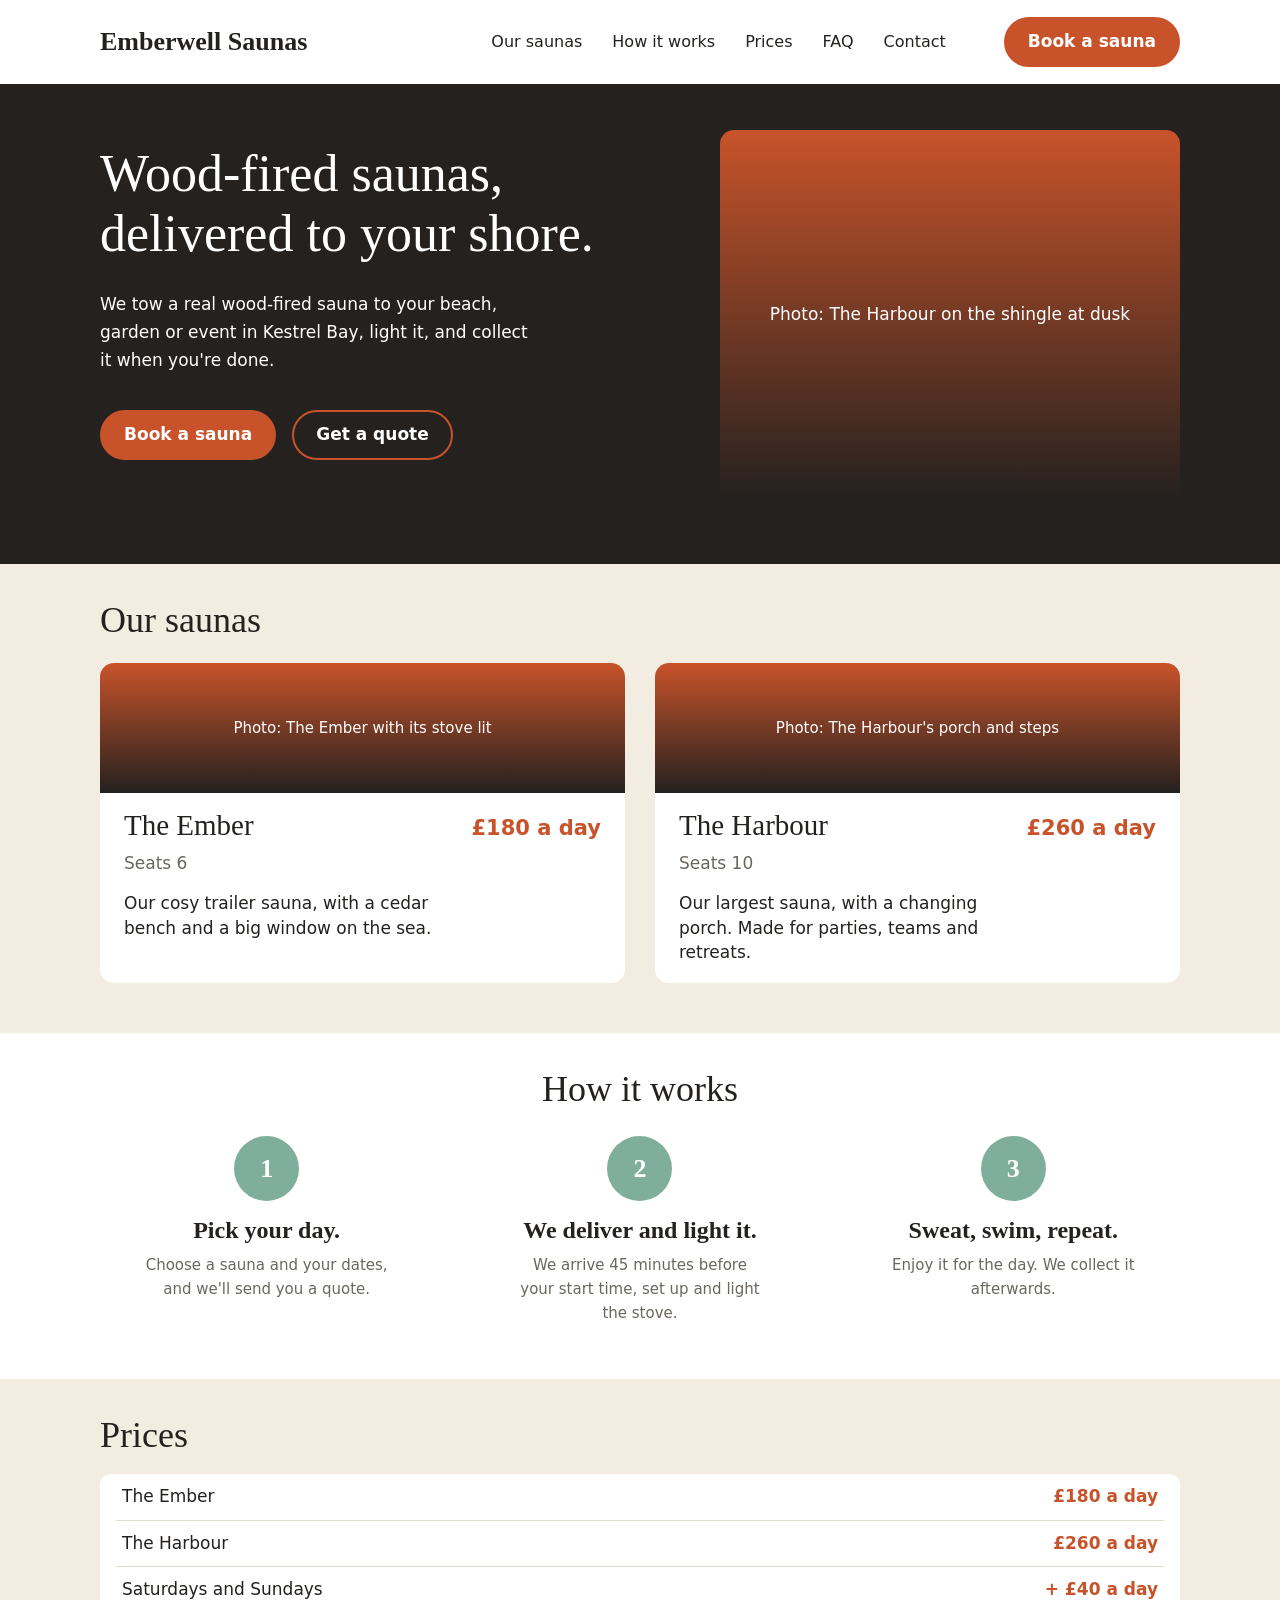
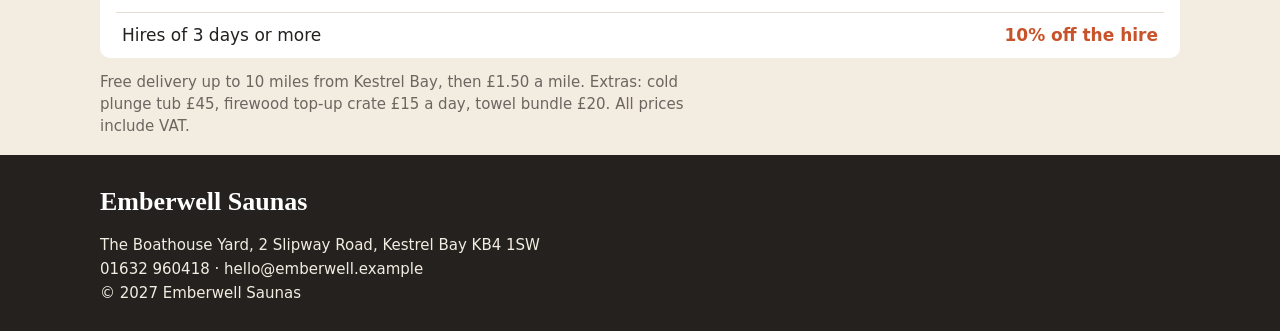
<file: index.html>
<!doctype html>
<html lang="en-GB">
<head>
  <meta charset="utf-8">
  <meta name="viewport" content="width=device-width, initial-scale=1">
  <title>Emberwell Saunas</title>
  <meta name="description" content="We tow a real wood-fired sauna to your beach, garden or event in Kestrel Bay, light it, and collect it when you're done.">
  <link rel="stylesheet" href="styles.css">
</head>
<body>
  <header class="site-header">
    <div class="container nav">
      <a class="logo" href="#top">Emberwell Saunas</a>
      <button class="menu-toggle" type="button" aria-expanded="false" aria-controls="site-nav">Menu</button>
      <nav class="nav-links" id="site-nav" aria-label="Main">
        <a href="#saunas">Our saunas</a>
        <a href="#how">How it works</a>
        <a href="#prices">Prices</a>
        <a href="faq.html">FAQ</a>
        <a href="#contact">Contact</a>
      </nav>
      <a class="btn btn-primary nav-cta" href="mailto:hello@emberwell.example">Book a sauna</a>
    </div>
  </header>

  <main id="top">
    <section class="hero">
      <div class="container hero-grid">
        <div class="hero-copy">
          <h1>Wood-fired saunas,<br> delivered to your shore.</h1>
          <p>We tow a real wood-fired sauna to your beach, garden or event in Kestrel Bay, light it, and collect it when you're done.</p>
          <div class="hero-buttons">
            <a class="btn btn-primary" href="mailto:hello@emberwell.example">Book a sauna</a>
            <a class="btn btn-outline" href="#prices">Get a quote</a>
          </div>
        </div>
        <div class="photo hero-photo" role="img" aria-label="Photo: The Harbour on the shingle at dusk">
          <span>Photo: The Harbour on the shingle at dusk</span>
        </div>
      </div>
    </section>

    <section class="saunas" id="saunas">
      <div class="container">
        <h2>Our saunas</h2>
        <div class="cards">
          <article class="card">
            <div class="photo card-photo" role="img" aria-label="Photo: The Ember with its stove lit">
              <span>Photo: The Ember with its stove lit</span>
            </div>
            <div class="card-body">
              <div class="card-head">
                <h3>The Ember</h3>
                <p class="price">£180 a day</p>
              </div>
              <p class="seats">Seats 6</p>
              <p>Our cosy trailer sauna, with a cedar bench and a big window on the sea.</p>
            </div>
          </article>
          <article class="card">
            <div class="photo card-photo" role="img" aria-label="Photo: The Harbour's porch and steps">
              <span>Photo: The Harbour's porch and steps</span>
            </div>
            <div class="card-body">
              <div class="card-head">
                <h3>The Harbour</h3>
                <p class="price">£260 a day</p>
              </div>
              <p class="seats">Seats 10</p>
              <p>Our largest sauna, with a changing porch. Made for parties, teams and retreats.</p>
            </div>
          </article>
        </div>
      </div>
    </section>

    <section class="how" id="how">
      <div class="container">
        <h2>How it works</h2>
        <ol class="steps">
          <li>
            <span class="step-num" aria-hidden="true">1</span>
            <h3>Pick your day.</h3>
            <p>Choose a sauna and your dates, and we'll send you a quote.</p>
          </li>
          <li>
            <span class="step-num" aria-hidden="true">2</span>
            <h3>We deliver and light it.</h3>
            <p>We arrive 45 minutes before your start time, set up and light the stove.</p>
          </li>
          <li>
            <span class="step-num" aria-hidden="true">3</span>
            <h3>Sweat, swim, repeat.</h3>
            <p>Enjoy it for the day. We collect it afterwards.</p>
          </li>
        </ol>
      </div>
    </section>

    <section class="prices" id="prices">
      <div class="container">
        <h2>Prices</h2>
        <table class="price-table">
          <thead class="visually-hidden">
            <tr><th scope="col">Item</th><th scope="col">Price</th></tr>
          </thead>
          <tbody>
            <tr><th scope="row">The Ember</th><td>£180 a day</td></tr>
            <tr><th scope="row">The Harbour</th><td>£260 a day</td></tr>
            <tr><th scope="row">Saturdays and Sundays</th><td>+ £40 a day</td></tr>
            <tr><th scope="row">Hires of 3 days or more</th><td>10% off the hire</td></tr>
          </tbody>
        </table>
        <p class="price-note">Free delivery up to 10 miles from Kestrel Bay, then £1.50 a mile. Extras: cold plunge tub £45, firewood top-up crate £15 a day, towel bundle £20. All prices include VAT.</p>
      </div>
    </section>
  </main>

  <footer class="site-footer" id="contact">
    <div class="container">
      <p class="footer-logo">Emberwell Saunas</p>
      <address>
        The Boathouse Yard, 2 Slipway Road, Kestrel Bay KB4 1SW<br>
        <a href="tel:01632960418">01632 960418</a> · <a href="mailto:hello@emberwell.example">hello@emberwell.example</a>
      </address>
      <p>© 2027 Emberwell Saunas</p>
    </div>
  </footer>
  <script>
    // Phone menu toggle. Without JavaScript the links stay visible.
    (function () {
      document.documentElement.classList.add('js');
      var button = document.querySelector('.menu-toggle');
      var nav = document.getElementById('site-nav');
      button.addEventListener('click', function () {
        var open = nav.classList.toggle('is-open');
        button.setAttribute('aria-expanded', open ? 'true' : 'false');
      });
      nav.addEventListener('click', function (event) {
        if (event.target.tagName === 'A') {
          nav.classList.remove('is-open');
          button.setAttribute('aria-expanded', 'false');
        }
      });
    })();
  </script>
</body>
</html>
</file>
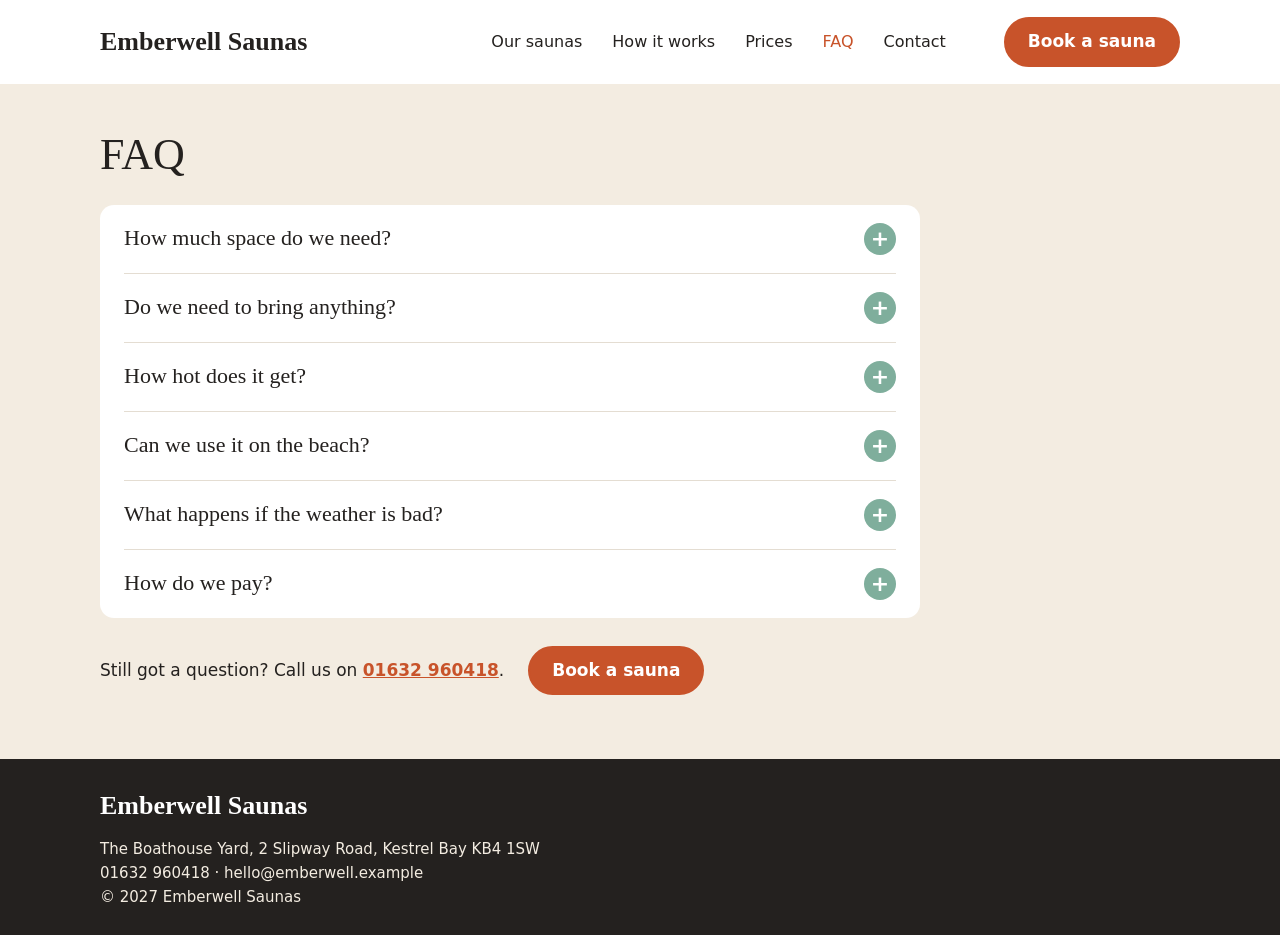
<file: faq.html>
<!doctype html>
<html lang="en-GB">
<head>
  <meta charset="utf-8">
  <meta name="viewport" content="width=device-width, initial-scale=1">
  <title>FAQ – Emberwell Saunas</title>
  <link rel="stylesheet" href="styles.css">
</head>
<body>
  <header class="site-header">
    <div class="container nav">
      <a class="logo" href="index.html">Emberwell Saunas</a>
      <button class="menu-toggle" type="button" aria-expanded="false" aria-controls="site-nav">Menu</button>
      <nav class="nav-links" id="site-nav" aria-label="Main">
        <a href="index.html#saunas">Our saunas</a>
        <a href="index.html#how">How it works</a>
        <a href="index.html#prices">Prices</a>
        <a href="faq.html" aria-current="page">FAQ</a>
        <a href="#contact">Contact</a>
      </nav>
      <a class="btn btn-primary nav-cta" href="mailto:hello@emberwell.example">Book a sauna</a>
    </div>
  </header>

  <main id="top">
    <section class="faq">
      <div class="container">
        <h1>FAQ</h1>
        <div class="faq-list">
          <details>
            <summary>How much space do we need?</summary>
            <p>A flat spot about 3 metres by 5 metres, within 20 metres of where our van can park.</p>
          </details>
          <details>
            <summary>Do we need to bring anything?</summary>
            <p>Just swimwear and a towel. Firewood, kindling and a fire blanket come with every hire, and you can add our towel bundle.</p>
          </details>
          <details>
            <summary>How hot does it get?</summary>
            <p>Between 70 and 90 degrees. You can open the vent or the door to cool it down at any time.</p>
          </details>
          <details>
            <summary>Can we use it on the beach?</summary>
            <p>Yes, on any beach in Kestrel Bay where vehicles are allowed. We check the tide times with you before we come.</p>
          </details>
          <details>
            <summary>What happens if the weather is bad?</summary>
            <p>Saunas are made for cold, wet days. If there's a storm warning, we'll move your hire to another day for free.</p>
          </details>
          <details>
            <summary>How do we pay?</summary>
            <p>A 25% deposit books your date. The rest is due 14 days before your hire.</p>
          </details>
        </div>
        <div class="faq-cta">
          <p>Still got a question? Call us on <a href="tel:01632960418">01632 960418</a>.</p>
          <a class="btn btn-primary" href="mailto:hello@emberwell.example">Book a sauna</a>
        </div>
      </div>
    </section>
  </main>

  <footer class="site-footer" id="contact">
    <div class="container">
      <p class="footer-logo">Emberwell Saunas</p>
      <address>
        The Boathouse Yard, 2 Slipway Road, Kestrel Bay KB4 1SW<br>
        <a href="tel:01632960418">01632 960418</a> · <a href="mailto:hello@emberwell.example">hello@emberwell.example</a>
      </address>
      <p>© 2027 Emberwell Saunas</p>
    </div>
  </footer>
  <script>
    // Phone menu toggle. Without JavaScript the links stay visible.
    (function () {
      document.documentElement.classList.add('js');
      var button = document.querySelector('.menu-toggle');
      var nav = document.getElementById('site-nav');
      button.addEventListener('click', function () {
        var open = nav.classList.toggle('is-open');
        button.setAttribute('aria-expanded', open ? 'true' : 'false');
      });
      nav.addEventListener('click', function (event) {
        if (event.target.tagName === 'A') {
          nav.classList.remove('is-open');
          button.setAttribute('aria-expanded', 'false');
        }
      });
    })();
  </script>
</body>
</html>
</file>
<file: styles.css>
:root {
  --driftwood: #F3ECE1;
  --charcoal: #24211F;
  --ember: #C8532A;
  --sea-glass: #7FAE9C;
  --smoke: #6B6660;
  --white: #FFFFFF;
  --rule: #E4DDD2;

  --font-heading: Georgia, "Times New Roman", serif;
  --font-body: system-ui, -apple-system, "Segoe UI", Roboto, Helvetica, Arial, sans-serif;

  --max-width: 1200px;
  --gutter: 60px;
  --radius: 14px;
  --photo-gradient: linear-gradient(180deg, var(--ember) 0%, var(--charcoal) 100%);
}

*,
*::before,
*::after { box-sizing: border-box; }

html { scroll-behavior: smooth; }

body {
  margin: 0;
  font-family: var(--font-body);
  font-size: 17px;
  line-height: 1.6;
  color: var(--charcoal);
  background: var(--driftwood);
  -webkit-text-size-adjust: 100%;
}

h1, h2, h3 {
  font-family: var(--font-heading);
  font-weight: normal;
  line-height: 1.15;
  margin: 0;
}

p { margin: 0; }

a { color: inherit; }

.container {
  max-width: var(--max-width);
  margin: 0 auto;
  padding: 0 var(--gutter);
}

.visually-hidden {
  position: absolute;
  width: 1px;
  height: 1px;
  overflow: hidden;
  clip: rect(0 0 0 0);
  white-space: nowrap;
}

/* Buttons */
.btn {
  display: inline-block;
  padding: 11px 22px;
  border-radius: 999px;
  border: 2px solid var(--ember);
  font-weight: 700;
  font-size: 17px;
  line-height: 1.4;
  text-decoration: none;
  white-space: nowrap;
  transition: background-color .15s, color .15s;
}
.btn-primary { background: var(--ember); color: var(--white); }
.btn-primary:hover { background: #b0451f; border-color: #b0451f; }
.btn-outline { background: transparent; color: var(--white); }
.btn-outline:hover { background: var(--ember); }
.btn:focus-visible,
.nav-links a:focus-visible,
.logo:focus-visible { outline: 3px solid var(--sea-glass); outline-offset: 3px; }

/* Nav */
.site-header { background: var(--white); }
.nav {
  display: flex;
  align-items: center;
  gap: 30px;
  min-height: 84px;
}
.logo {
  font-family: var(--font-heading);
  font-weight: 700;
  font-size: 26px;
  text-decoration: none;
  color: var(--charcoal);
  margin-right: auto;
  white-space: nowrap;
}
.nav-links { display: flex; gap: 30px; }
.nav-links a {
  text-decoration: none;
  font-size: 16px;
  white-space: nowrap;
}
.nav-links a:hover { color: var(--ember); }
.nav-cta { margin-left: 28px; }
.menu-toggle {
  display: none;
  font: inherit;
  font-size: 15px;
  font-weight: 700;
  color: var(--charcoal);
  background: transparent;
  border: 2px solid var(--charcoal);
  border-radius: 999px;
  padding: 5px 16px;
  cursor: pointer;
}
.menu-toggle:focus-visible { outline: 3px solid var(--sea-glass); outline-offset: 3px; }

/* Photo placeholders */
.photo {
  background: var(--photo-gradient);
  color: var(--white);
  display: flex;
  align-items: center;
  justify-content: center;
  text-align: center;
  padding: 20px;
}

/* Hero */
.hero {
  background: var(--charcoal);
  color: var(--white);
  padding: 46px 0 64px;
}
.hero-grid {
  display: grid;
  grid-template-columns: 1fr 460px;
  gap: 40px;
  align-items: start;
}
.hero-copy { padding-top: 14px; }
.hero h1 { font-size: 52px; line-height: 1.15; white-space: nowrap; }
.hero-copy p {
  margin-top: 26px;
  max-width: 440px;
  font-size: 17px;
  line-height: 1.65;
}
.hero-buttons {
  display: flex;
  flex-wrap: wrap;
  gap: 16px;
  margin-top: 36px;
}
.hero-photo {
  min-height: 370px;
  border-radius: var(--radius) var(--radius) 0 0;
  font-size: 17px;
}

/* Sections */
section h2 { font-size: 36px; }
.saunas { padding: 36px 0 50px; }
.how { background: var(--white); padding: 36px 0 54px; }
.prices { padding: 36px 0 18px; }

/* Cards */
.cards {
  display: grid;
  grid-template-columns: 1fr 1fr;
  gap: 30px;
  margin-top: 22px;
}
.card {
  background: var(--white);
  border-radius: var(--radius);
  overflow: hidden;
}
.card-photo { height: 130px; font-size: 15px; }
.card-body { padding: 16px 24px 18px; }
.card-head {
  display: flex;
  justify-content: space-between;
  align-items: baseline;
  gap: 16px;
}
.card h3 { font-size: 29px; }
.price {
  color: var(--ember);
  font-weight: 700;
  font-size: 21px;
  white-space: nowrap;
}
.seats { color: var(--smoke); margin: 4px 0 14px; }
.card-body > p:last-child { max-width: 320px; line-height: 1.45; }

/* Steps */
.how h2 { text-align: center; }
.steps {
  list-style: none;
  margin: 26px 0 0;
  padding: 0;
  display: grid;
  grid-template-columns: repeat(3, 1fr);
  gap: 40px;
  text-align: center;
}
.step-num {
  display: inline-flex;
  align-items: center;
  justify-content: center;
  width: 65px;
  height: 65px;
  border-radius: 50%;
  background: var(--sea-glass);
  color: var(--white);
  font-family: var(--font-heading);
  font-weight: 700;
  font-size: 26px;
}
.steps h3 {
  font-size: 24px;
  font-weight: 700;
  margin: 16px 0 8px;
}
.steps p {
  color: var(--smoke);
  font-size: 15px;
  max-width: 250px;
  margin: 0 auto;
}

/* Price table */
.prices h2 { margin-bottom: 18px; }
.price-table {
  width: 100%;
  border-collapse: separate;
  border-spacing: 0;
  background: var(--white);
  border-radius: 10px;
  padding: 0 16px;
}
.price-table th,
.price-table td {
  padding: 9px 6px;
  border-bottom: 1px solid var(--rule);
  font-size: 17px;
}
.price-table tbody tr:last-child th,
.price-table tbody tr:last-child td { border-bottom: none; }
.price-table th { text-align: left; font-weight: normal; }
.price-table td {
  text-align: right;
  color: var(--ember);
  font-weight: 700;
  white-space: nowrap;
}
.price-note {
  color: var(--smoke);
  font-size: 15px;
  max-width: 620px;
  margin-top: 14px;
  line-height: 1.45;
}

/* FAQ page */
.nav-links a[aria-current="page"] { color: var(--ember); }
.faq { padding: 46px 0 64px; }
.faq h1 { font-size: 44px; }
.faq-list {
  margin-top: 24px;
  max-width: 820px;
  background: var(--white);
  border-radius: var(--radius);
  padding: 0 24px;
}
.faq details { border-bottom: 1px solid var(--rule); }
.faq details:last-child { border-bottom: none; }
.faq summary {
  display: flex;
  justify-content: space-between;
  align-items: center;
  gap: 16px;
  padding: 18px 0;
  font-family: var(--font-heading);
  font-size: 22px;
  line-height: 1.3;
  cursor: pointer;
  list-style: none;
}
.faq summary::-webkit-details-marker { display: none; }
.faq summary::after {
  content: "+";
  flex-shrink: 0;
  display: inline-flex;
  align-items: center;
  justify-content: center;
  width: 32px;
  height: 32px;
  border-radius: 50%;
  background: var(--sea-glass);
  color: var(--white);
  font-family: var(--font-body);
  font-size: 22px;
  font-weight: 700;
  line-height: 1;
}
.faq details[open] summary::after { content: "−"; }
.faq summary:hover { color: var(--ember); }
.faq summary:focus-visible { outline: 3px solid var(--sea-glass); outline-offset: 3px; }
.faq details p {
  color: var(--smoke);
  max-width: 680px;
  padding: 0 0 20px;
  line-height: 1.55;
}
.faq-cta {
  display: flex;
  flex-wrap: wrap;
  align-items: center;
  gap: 16px 24px;
  margin-top: 28px;
}
.faq-cta a:not(.btn) { color: var(--ember); font-weight: 700; white-space: nowrap; }

/* Footer */
.site-footer {
  background: var(--charcoal);
  color: var(--driftwood);
  padding: 26px 0 26px;
  margin-top: 0;
  font-size: 15px;
}
.footer-logo {
  font-family: var(--font-heading);
  font-weight: 700;
  font-size: 26px;
  color: var(--white);
  margin-bottom: 10px;
}
.site-footer address { font-style: normal; line-height: 1.6; }
.site-footer a { text-decoration: none; }
.site-footer a:hover { text-decoration: underline; }
.site-footer address + p { margin-top: 0; }

/* Tablet */
@media (max-width: 980px) {
  :root { --gutter: 32px; }
  .hero-grid { grid-template-columns: 1fr; gap: 36px; }
  .hero h1 { white-space: normal; }
  .hero-photo { min-height: 260px; border-radius: var(--radius); }
  .nav-links { gap: 20px; }
  .nav-cta { margin-left: 0; }
}

/* Phone */
@media (max-width: 720px) {
  :root { --gutter: 20px; }
  .nav {
    flex-wrap: wrap;
    gap: 10px 12px;
    padding-top: 14px;
    padding-bottom: 12px;
  }
  .logo { font-size: 21px; }
  .nav-cta { padding: 7px 14px; font-size: 15px; }
  .nav-links {
    order: 3;
    width: 100%;
    justify-content: space-between;
    gap: 12px;
  }
  .nav-links a { font-size: 15px; }
  /* Phone menu (only when JavaScript is running) */
  .js .menu-toggle { display: inline-block; order: 3; }
  .js .nav-links {
    display: none;
    order: 4;
    flex-direction: column;
    gap: 0;
  }
  .js .nav-links.is-open { display: flex; }
  .js .nav-links a {
    padding: 10px 0;
    border-top: 1px solid var(--rule);
    font-size: 16px;
  }
  .hero { padding: 36px 0 44px; }
  .hero h1 { font-size: 36px; }
  .hero h1 br { display: none; }
  .hero-photo { min-height: 200px; }
  section h2 { font-size: 30px; }
  .cards,
  .steps { grid-template-columns: 1fr; }
  .steps { gap: 32px; }
  .card h3 { font-size: 25px; }
  .price { font-size: 19px; }
  .price-table { padding: 0 10px; }
  .price-table th,
  .price-table td { font-size: 16px; }
  .faq { padding: 36px 0 44px; }
  .faq h1 { font-size: 36px; }
  .faq-list { padding: 0 16px; }
  .faq summary { font-size: 19px; padding: 16px 0; }
}
</file>
